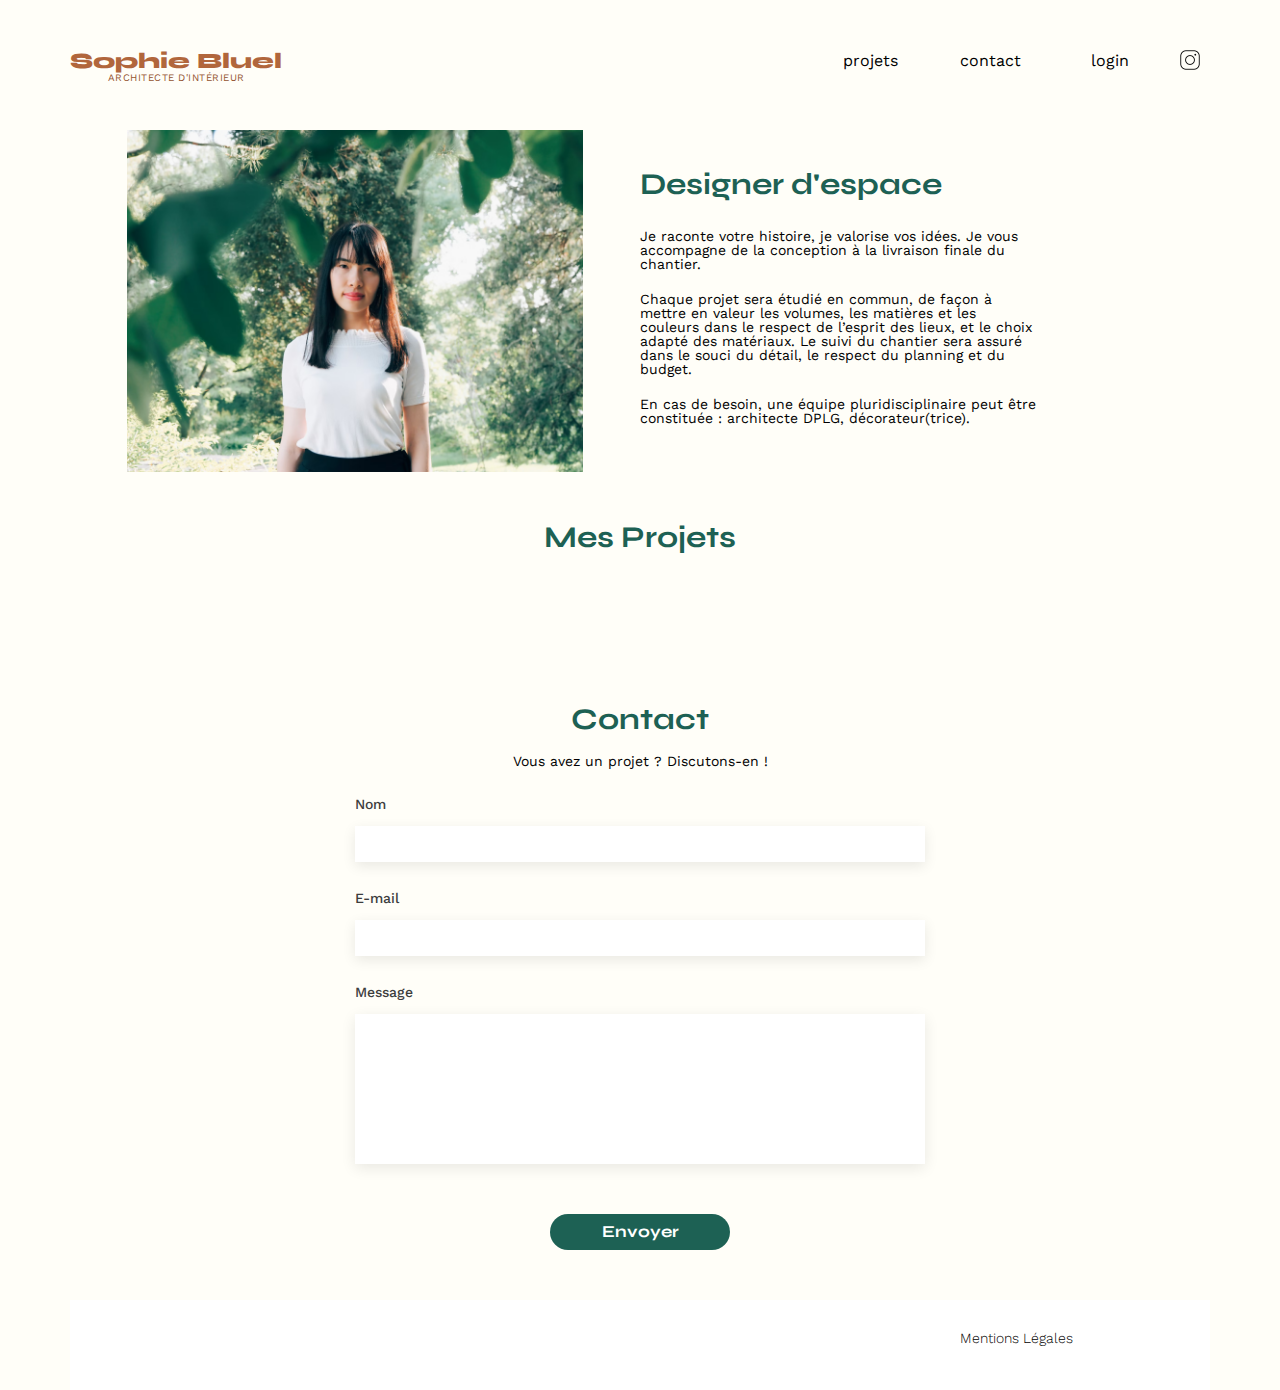
<file: FrontEnd/index.html>
<!DOCTYPE html>
<html lang="fr">

<head>
	<meta charset="UTF-8">
	<title>Sophie Bluel - Architecte d'intérieur</title>
	<meta name="viewport" content="width=device-width, initial-scale=1.0">
	<link rel="preconnect" href="https://fonts.googleapis.com">
	<link rel="preconnect" href="https://fonts.gstatic.com" crossorigin>
	<link
		href="https://fonts.googleapis.com/css2?family=Syne:wght@700;800&family=Work+Sans:wght@400;500;700&display=swap"
		rel="stylesheet">
	<meta name="description" content="">
	<link rel="stylesheet" href="./assets/style.css">
</head>

<body class="indexbody">
	<header class="header-box">
		<h1 class="title-site">Sophie Bluel <span class="title-span">Architecte d'intérieur</span></h1>
		<nav class="nav-box">
			<ul class="ul-nav">
				<li class="nav-li"><a href="#portfolio">projets</a></li>
				<li class="nav-li"><a href="#contact">contact</a></li>
				<li class="nav-li"><a href="./login.html" id="login-link">login<a></li>
				<li class="li-insta"><img src="./assets/icons/instagram.png" alt="Instagram" class="insta-icon"></li>
			</ul>
		</nav>
	</header>
	<main>
		<section id="introduction">
			<figure class="profil-picture">
				<img src="./assets/images/sophie-bluel.png" alt="">
			</figure>
			<article class="profil-desc">
				<h2>Designer d'espace</h2>
				<div class="profil-description">
					<p>Je raconte votre histoire, je valorise vos idées. Je vous accompagne de la conception à la
						livraison finale du chantier.</p><br>
					<p>Chaque projet sera étudié en commun, de façon à mettre en valeur les volumes, les matières et les
						couleurs dans le respect de l’esprit des lieux, et le choix adapté des matériaux. Le suivi du
						chantier sera assuré dans le souci du détail, le respect du planning et du budget.</p><br>
					<p>En cas de besoin, une équipe pluridisciplinaire peut être constituée : architecte DPLG,
						décorateur(trice).</p>
				</div>
			</article>
		</section>
		<section id="portfolio">
			<h2 class="title-portfolio">Mes Projets</h2>
			<div class="categories-list" id="categories-list"></div>
			<div class="gallery">
			</div>
		</section>
		<section id="contact">
			<h2>Contact</h2>
			<p>Vous avez un projet ? Discutons-en !</p>
			<form action="#" method="post">
				<label for="name" class="modal-label__txt">Nom</label>
				<input type="text" name="name" id="name" class="index-user__input">
				<label for="email" class="modal-label__txt">E-mail</label>
				<input type="email" name="email" id="email" class="index-user__input">
				<label for="message" class="modal-label__txt">Message</label>
				<textarea name="message" id="message" cols="30" rows="10"></textarea>
				<input type="submit" value="Envoyer" id="send-btn" class="green-btn">
			</form>
		</section>
	</main>

	<footer>
		<nav>
			<ul>
				<li class="ul-footer">Mentions Légales</li>
			</ul>
		</nav>
	</footer>
	<div class="snackbar"></div>
	<script src="./index.js"></script>
</body>

</html>
</file>
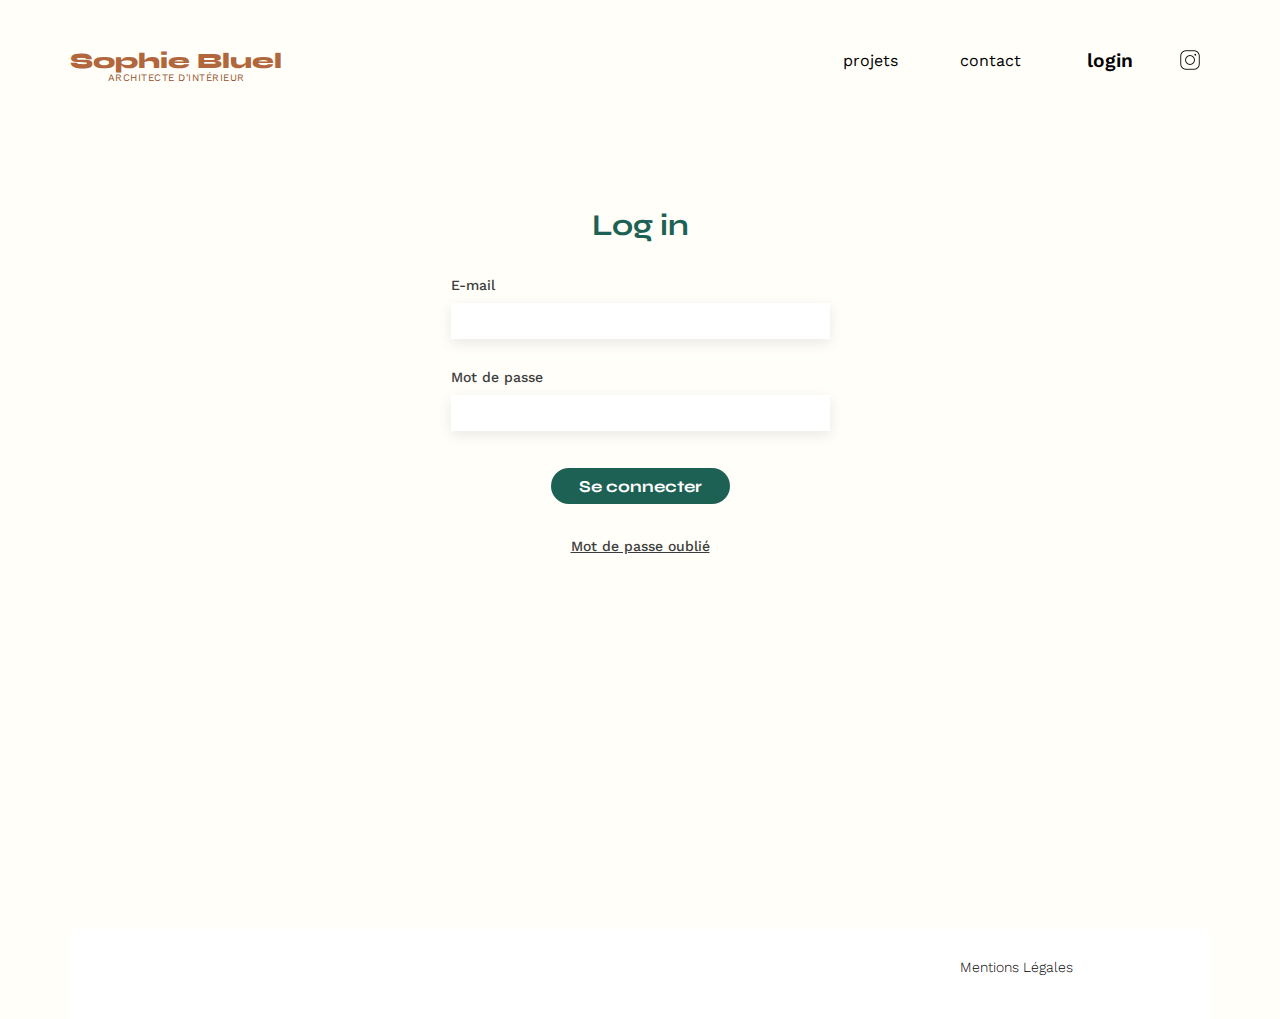
<file: FrontEnd/login.html>
<!DOCTYPE html>
<html lang="fr">

<head>
    <meta charset="UTF-8">
    <title>Sophie Bluel - Architecte d'intérieur login</title>
    <meta name="viewport" content="width=device-width, initial-scale=1.0">
    <link rel="preconnect" href="https://fonts.googleapis.com">
    <link rel="preconnect" href="https://fonts.gstatic.com" crossorigin>
    <link
        href="https://fonts.googleapis.com/css2?family=Syne:wght@700;800&family=Work+Sans:wght@400;500;600;700&display=swap"
        rel="stylesheet">
    <meta name="description" content="">
    <link rel="stylesheet" href="./assets/style.css">
</head>

<body>
    <header class="header-box">
        <h1 class="title-site">Sophie Bluel <span class="title-span">Architecte d'intérieur</span></h1>
        <nav class="nav-box">
            <ul class="ul-nav">
                <li class="nav-li"><a href="./index.html#portfolio">projets</a></li>
                <li class="nav-li"><a href="./index.html#contact">contact</a></li>
                <li class="nav-li"><a href="./login.html" class="login-page__link" id="login-button">login<a></li>
                <li class="li-insta"><img src="./assets/icons/instagram.png" alt="Instagram" class="insta-icon"></li>
            </ul>
        </nav>
    </header>
    <main>
        <section id="login">
            <h2 class="login-form__title">Log in</h2>
            <div id="login-response"></div>
            <form id="login-form">
                <label for="email" class="modal-label__txt">E-mail</label>
                <input type="email" name="email" id="email" class="input-user">
                <label for="password" class="modal-label__txt">Mot de passe</label>
                <input type="password" name="password" id="password" class="input-user">
                <input type="submit" value="Se connecter" id="login-button" class="green-btn">
                <a href="#" id="forgot-password">Mot de passe oublié</a>
            </form>
        </section>
    </main>
    <footer>
        <nav>
            <ul>
                <li class="ul-footer">Mentions Légales</li>
            </ul>
        </nav>
    </footer>
    <div class="snackbar"></div>
    <script src="./login.js"></script>
</body>

</html>
</file>
<file: FrontEnd/assets/style.css>
/* http://meyerweb.com/eric/tools/css/reset/
   v2.0 | 20110126
   License: none (public domain)
*/
* {
	max-width: 1140px;
	margin: auto;
	padding: 0;
}

/* HTML5 display-role reset for older browsers */
article,
aside,
details,
figcaption,
figure,
footer,
header,
hgroup,
menu,
nav,
section {
	display: block;
}

body {

	background-color: #FFFEF8;
	line-height: 1;
}

ol,
ul {
	list-style: none;
}

blockquote,
q {
	quotes: none;
}

blockquote:before,
blockquote:after,
q:before,
q:after {
	content: '';
	content: none;
}

table {
	border-collapse: collapse;
	border-spacing: 0;
}

/** end reset css**/
body {
	max-width: 1140px;
	margin: auto;
	font-family: 'Work Sans';
	font-size: 14px;
	position: relative;
}

.header-box {
	position: relative;
	margin: 50px 0;
	height: 30px;
}

.nav-box {
	position: absolute;
	right: 0;
	margin: 0;
}

section {
	margin: 50px 0
}

h1 {
	display: flex;
	flex-direction: column;
	font-family: 'Syne';
	font-size: 22px;
	font-weight: 800;
	color: #B1663C
}

h1>span {
	font-family: 'Work Sans';
	font-size: 10px;
	letter-spacing: 0.1em;
	;
}

h2 {
	font-family: 'Syne';
	font-weight: 700;
	font-size: 30px;
	color: #1D6154
}

nav ul {
	display: flex;
	align-items: center;
	list-style-type: none;

}

nav li {
	padding: 0 10px;
	font-size: 1.2em;
}

li:hover {
	color: #B1663C;
}

#introduction {
	display: flex;
	align-items: center;
}

#introduction figure {
	flex: 1
}

#introduction img {
	display: block;
	margin: auto;
	width: 80%;
}

#introduction article {
	flex: 1
}

#introduction h2 {
	margin-bottom: 1em;
}

#introduction p {
	margin-bottom: 0.5em;
}

#portfolio h2 {
	text-align: center;
	margin-bottom: 1em;
	position: relative;
}

.gallery {
	margin-left: 52px;
	margin-right: 52px;
	display: grid;
	grid-template-columns: 1fr 1fr 1fr;
	grid-column-gap: 20px;
	grid-row-gap: 20px;
}

.gallery__item {
	width: 314px;
	height: 472px;
}

.gallery img {
	width: 100%;
	box-sizing: border-box;
}

.gallery__title {
	font-size: 13px;
	color: #3D3D3D;
}

#contact {
	width: 50%;
	margin: auto;
}

#contact>* {
	text-align: center;

}

#contact h2 {
	margin-bottom: 20px;
}

#contact form {
	text-align: left;
	margin-top: 30px;
	display: flex;
	flex-direction: column;
}

.index-user__input {
	height: 36px;
	font-size: 1.2em;
	border: none;
	box-shadow: 0px 4px 14px rgba(0, 0, 0, 0.09);
	margin: 0;
}

#contact label {
	margin: 2em 0 1em 0;
}

#contact textarea {
	border: none;
	margin: 0;
	box-shadow: 0px 4px 14px rgba(0, 0, 0, 0.09);
	resize: none;
}

input[type="submit"] {
	font-family: 'Syne';
	font-weight: 700;
	color: white;
	margin: 2em auto;
	width: 180px;
	text-align: center;
	border-radius: 60px;
	padding: 0;
}

#send-btn {
	height: 36px;
	font-size: 1.2em;
	border: none;
	margin: 50px auto;
}

.green-btn:hover {
	background: #0E2F28;
	cursor: pointer;
}

footer nav ul {
	display: flex;
	justify-content: flex-end;
	margin: 20px;
}

footer {
	height: 60px;
	background-color: white;
	padding: 10px 107px 20px 0;
}

.ul-footer {
	font-family: 'Work Sans';
	font-style: normal;
	font-weight: 300;
	font-size: 14px;
	line-height: 16px;
	color: #000000;
	margin: 0;
	cursor: pointer;
}

/********* Rajout par moi *************/
/*********Admin Panel****************/
.admin-panel {
	position: sticky;
	top: 0;
	background-color: black;
	display: flex;
	justify-content: center;
	align-items: center;
	height: 59px;
	gap: 21px;
	z-index: 100;
}

.admin-panel div {
	margin: 0;
}

.admin-panel__button {
	display: flex;
	justify-content: center;
	align-items: center;
	text-align: center;
	cursor: pointer;
	gap: 12px;
	font-family: 'Work Sans';
	font-weight: 400;
	font-size: 16px;
	color: #FFFFFF;
}

.admin-panel__publy {
	background: #FFFFFF;
	border-radius: 60px;
	font-family: 'Work Sans';
	font-style: normal;
	font-weight: 500;
	font-size: 14px;
	line-height: 16px;
	color: #000000;
	height: 38px;
	display: flex;
	align-items: center;
	padding: 0 23px;
	cursor: pointer;
}

.profil-picture__button {
	display: flex;
	justify-content: flex-start;
	align-items: center;
	text-align: center;
	cursor: pointer;
	width: 30px;
	margin-left: 10%;
	gap: 11px;
}

.profil-picture__button:hover {
	font-weight: 600;
}
.profil-desc__button {
	display: flex;
	justify-content: flex-start;
	align-items: center;
	text-align: center;
	cursor: pointer;
	width: 30px;
	gap: 11px;
}

.profil-desc__button:hover {
	font-weight: 600;
}
.title-portfolio__button {
	display: flex;
	align-items: center;
	justify-content: center;
	text-align: center;
	line-height: 16px;
	gap: 11px;
	position: absolute;
	top: 8px;
	right: -90px;
	cursor: pointer;
	font-weight: 400;
}

.title-portfolio__button:hover {
	font-weight: 600;
	gap: 10px;
}

.rewrite-profil__text {
	font-family: 'Work Sans';
	font-size: 14px;
	color: black;
	padding-top: 7px;
	cursor: pointer;
}

.rewrite__logo {
	margin: 0;
	max-width: 18px;
	height: 18px;
}

.rewrite__text {
	font-family: 'Work Sans';
	font-size: 14px;
	color: black;
}

.title-portfolio {
	margin: auto;
	width: 221px;
}

/************Modal*********/
.rewrite-modal__bg {
	height: 100%;
	width: 100%;
	position: fixed;
	top: 0;
	background-color: rgba(0, 0, 0, 0.3);
	z-index: 1;
}

.rewrite-modal {
	position: absolute;
	top: 660px;
	left: 50%;
	transform: translate(-50%, 0);
	width: 420px;
	background-color: white;
	z-index: 2;
	display: flex;
	flex-direction: column;
	justify-content: center;
	align-items: center;
	padding: 60px 85px 48px 85px;
}

.cross__logo {
	position: absolute;
	top: 30px;
	right: 36px;
	cursor: pointer;
}

.modal__title {
	font-family: 'Work Sans';
	font-style: normal;
	font-weight: 400;
	font-size: 26px;
	line-height: 30px;
	text-align: center;

	color: #000000;
}

#add-picture__button {
	border-style: none;
	border-radius: 60px;
	height: 36px;
	font-family: 'Syne';
	font-style: normal;
	font-weight: 700;
	font-size: 14px;
	line-height: 17px;
	text-align: center;
	color: #FFFFFF;
	cursor: pointer;
}

#delete-all__button {
	background: white;
	border-style: none;
	font-family: 'Syne';
	font-style: normal;
	font-weight: 400;
	font-size: 14px;
	line-height: 17px;
	text-align: center;
	color: #D65353;
	margin: 0;
	cursor: pointer;
}

.modal-project__box {
	display: flex;
	flex-wrap: wrap;
	row-gap: 12px;
	column-gap: 7px;
	padding-top: 47px;
	padding-bottom: 47px;
	border-bottom: 2px solid #B3B3B3;
	border-bottom: 1px solid #B3B3B3
}

.modal__item {
	position: relative;
	margin: 0;
}

.modal__img {
	width: 78px;
	height: 104px;
}

.modal__text {
	font-family: 'Work Sans';
	font-style: normal;
	font-weight: 400;
	font-size: 12px;
	line-height: 14px;
	color: #000000;
}

.delete__icon {
	position: absolute;
	right: 0;
	cursor: pointer;
}

.arrow__icon {
	position: absolute;
	top: 30px;
	left: 30px;
	cursor: pointer;
}

.add-picture__form {
	display: flex;
	flex-direction: column;
	justify-content: center;
	align-items: center;
	width: 100%;
}

.add-picture__box {
	display: flex;
	flex-direction: column;
	background: #E8F1F7;
	border-radius: 3px;
	width: 100%;
	height: 169px;
	margin: 36px 0 30px 0;
	position: relative;
}

.add-picture__icon {
	width: 58px;
	height: 46px;
	margin: 28px auto 21px auto;
	;
}

.add-picture__input {
	display: none;
}

.add-picture__label {
	background: #CBD6DC;
	border-radius: 50px;
	height: 36px;
	font-family: 'Work Sans';
	font-style: normal;
	font-weight: 500;
	font-size: 14px;
	line-height: 16px;
	display: flex;
	align-items: center;
	justify-content: center;
	color: #306685;
	width: 173px;
	margin: 0 auto 8px auto;
	cursor: pointer;
}

.picture-type__txt {
	font-family: 'Work Sans';
	font-style: normal;
	font-weight: 400;
	font-size: 10px;
	line-height: 12px;
	text-align: center;
	color: #444444;
}

#add-picture__text {
	margin-top: 10px;
	margin-bottom: 21px;
}

#add-picture__list {
	margin-top: 10px;
}

.modal-label__txt {
	width: 100%;
	font-family: 'Work Sans';
	font-style: normal;
	font-weight: 500;
	font-size: 14px;
	line-height: 16px;
	color: #3D3D3D;
}

.add-picture__user {
	width: 100%;
	box-shadow: 0px 4px 14px rgba(0, 0, 0, 0.09);
	border: none;
	height: 51px;
}

.span__border {
	border: 1px solid #B3B3B3;
	width: 100%;
	margin-top: 47px;
}

.img-uploaded {
	position: absolute;
	left: 50%;
	transform: translate(-50%, 0);
	height: 100%;
	width: 45%;
	margin: auto;
	object-fit: cover;
}

.title-span {
	font-family: 'Work Sans';
	font-style: normal;
	font-weight: 400;
	font-size: 10px;
	line-height: 12px;
	text-align: center;
	letter-spacing: 0.05em;
	text-transform: uppercase;
	color: #93532F;
}

.insta-icon {
	height: 20px;
	width: 20px;
	margin: 0;
	cursor: pointer;
}

.title-site {
	position: absolute;
	left: 0;
}

.ul-nav {
	max-width: 400px;
}

.nav-li {
	list-style-type: none;
	display: inline-block;
	font-family: 'Work Sans';
	font-weight: 400;
	font-size: 16px;
	line-height: 20px;
	text-align: center;
	color: #000000;
	cursor: pointer;
	width: 100px;
}

.ul-nav li:hover {
	font-weight: 700;
}

.ul-nav li a {
	color: #000000;
	text-decoration: none;
}

.profil-description {
	margin: 0;
	width: 70%;
}

/************Buttons for filtering categories************/
.categories-list {
	display: flex;
	justify-content: center;
	align-items: center;
	gap: 10px;
	margin-bottom: 51px;
	margin-top: 51px;
}

.categories-button {
	text-align: center;
	margin: 0;
	padding: 9px 29px;
	border: 1px solid #1D6154;
	border-radius: 60px;
	font-family: 'Syne';
	font-style: normal;
	font-weight: 700;
	font-size: 16px;
	line-height: 19px;
	text-align: center;
	color: #1D6154;
	cursor: pointer;
}

.categories-button--active {
	background: #1D6154;
	color: #FFFFFF;
}


#contact form {
	margin-top: 0;
}

/**********LOGGING PAGE ***********/
.login-page__link {
	font-weight: 600;
	font-size: 16px;
	line-height: 19px;
}

#login {
	display: flex;
	flex-direction: column;
	align-items: center;
	margin-top: 130px;
	margin-bottom: 375px;
}

#login-form {
	display: flex;
	flex-direction: column;
	justify-content: center;
	align-items: center;
}

#login-form a {
	display: flex;
	flex-direction: column;
	justify-content: center;
	align-items: center;
	width: 379px;
}

a h2 {
	margin-bottom: 37px;
}

#login .input-user {
	width: 100%;
	height: 36px;
	font-size: 1.2em;
	border: none;
	box-shadow: 0px 4px 14px rgba(0, 0, 0, 0.09);
	margin-top: 10px;
	margin-bottom: 30px;
}

#login-button {
	width: 100%;
	height: 36px;
	font-size: 1.2em;
	width: 179px;
	border: none;
	margin-top: 7px;
}

#forgot-password {
	font-family: 'Work Sans';
	font-style: normal;
	font-weight: 500;
	font-size: 14px;
	line-height: 16px;
	text-decoration-line: underline;
	color: #3D3D3D;
	cursor: pointer;
}

#login a {
	display: flex;
	flex-direction: column;
	align-items: center;
	justify-content: center;
}

.snackbar {
	visibility: hidden;
	min-width: 250px;
	background-color: #333;
	color: #fff;
	text-align: center;
	border-radius: 5px;
	padding: 16px;
	position: fixed;
	z-index: 1000;
	left: 50%;
	transform: translate(-50%, 0);
	bottom: 50px;
}

.snackbar.show {
	visibility: visible;
	-webkit-animation: fadein 1s, fadeout 1s 2.5s;
	animation: fadein 1s, fadeout 1s 2.5s;
}

@-webkit-keyframes fadein {
	from {
		bottom: 0;
		opacity: 0;
	}

	to {
		bottom: 50px;
		opacity: 1;
	}
}

@keyframes fadein {
	from {
		bottom: 0;
		opacity: 0;
	}

	to {
		bottom: 50px;
		opacity: 1;
	}
}

@-webkit-keyframes fadeout {
	from {
		bottom: 50px;
		opacity: 1;
	}

	to {
		bottom: 0;
		opacity: 0;
	}
}

@keyframes fadeout {
	from {
		bottom: 50px;
		opacity: 1;
	}

	to {
		bottom: 0;
		opacity: 0;
	}
}

#add-btn {
	border-style: none;
	border-radius: 60px;
	height: 36px;
	font-family: 'Syne';
	font-style: normal;
	font-weight: 700;
	font-size: 14px;
	line-height: 17px;
	text-align: center;
	color: #FFFFFF;
	cursor: pointer;
}

.grey-btn {
	background-color: #A7A7A7;
}

.green-btn {
	background: #1D6154;
}
</file>
